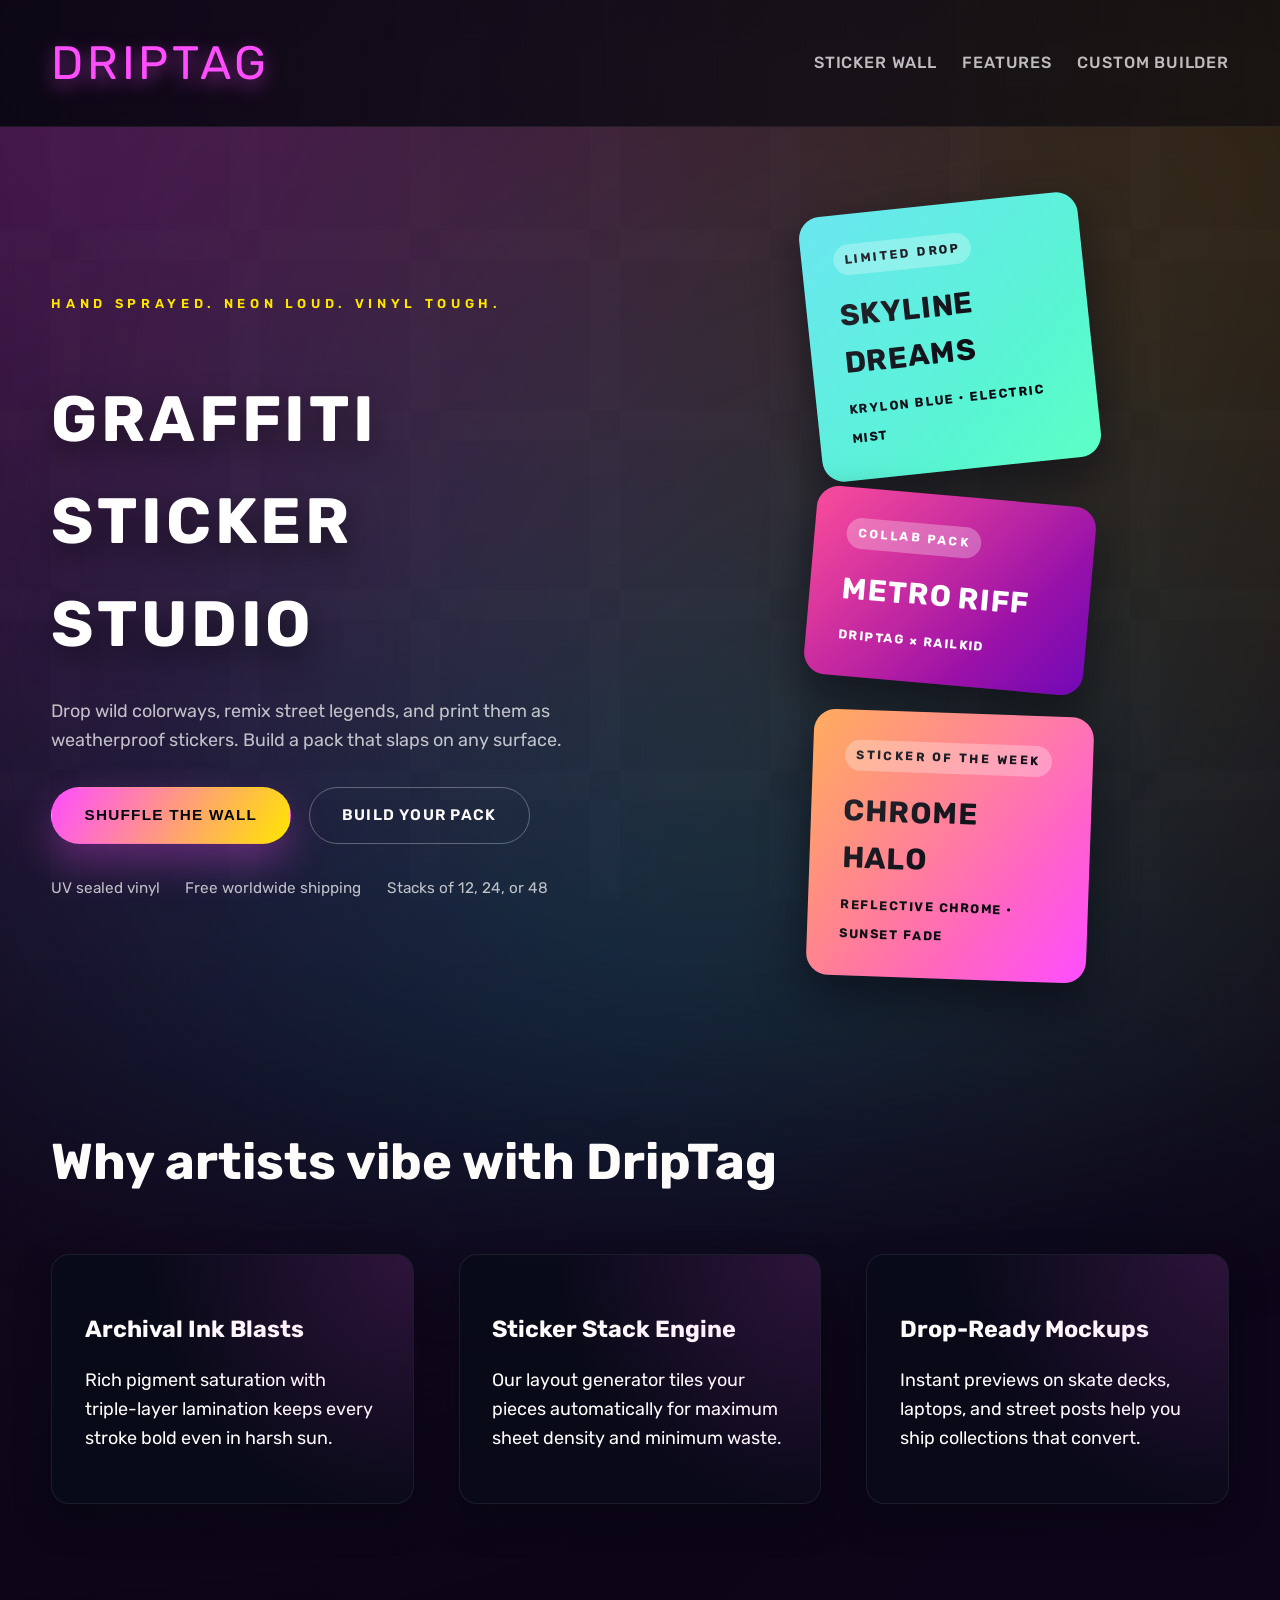
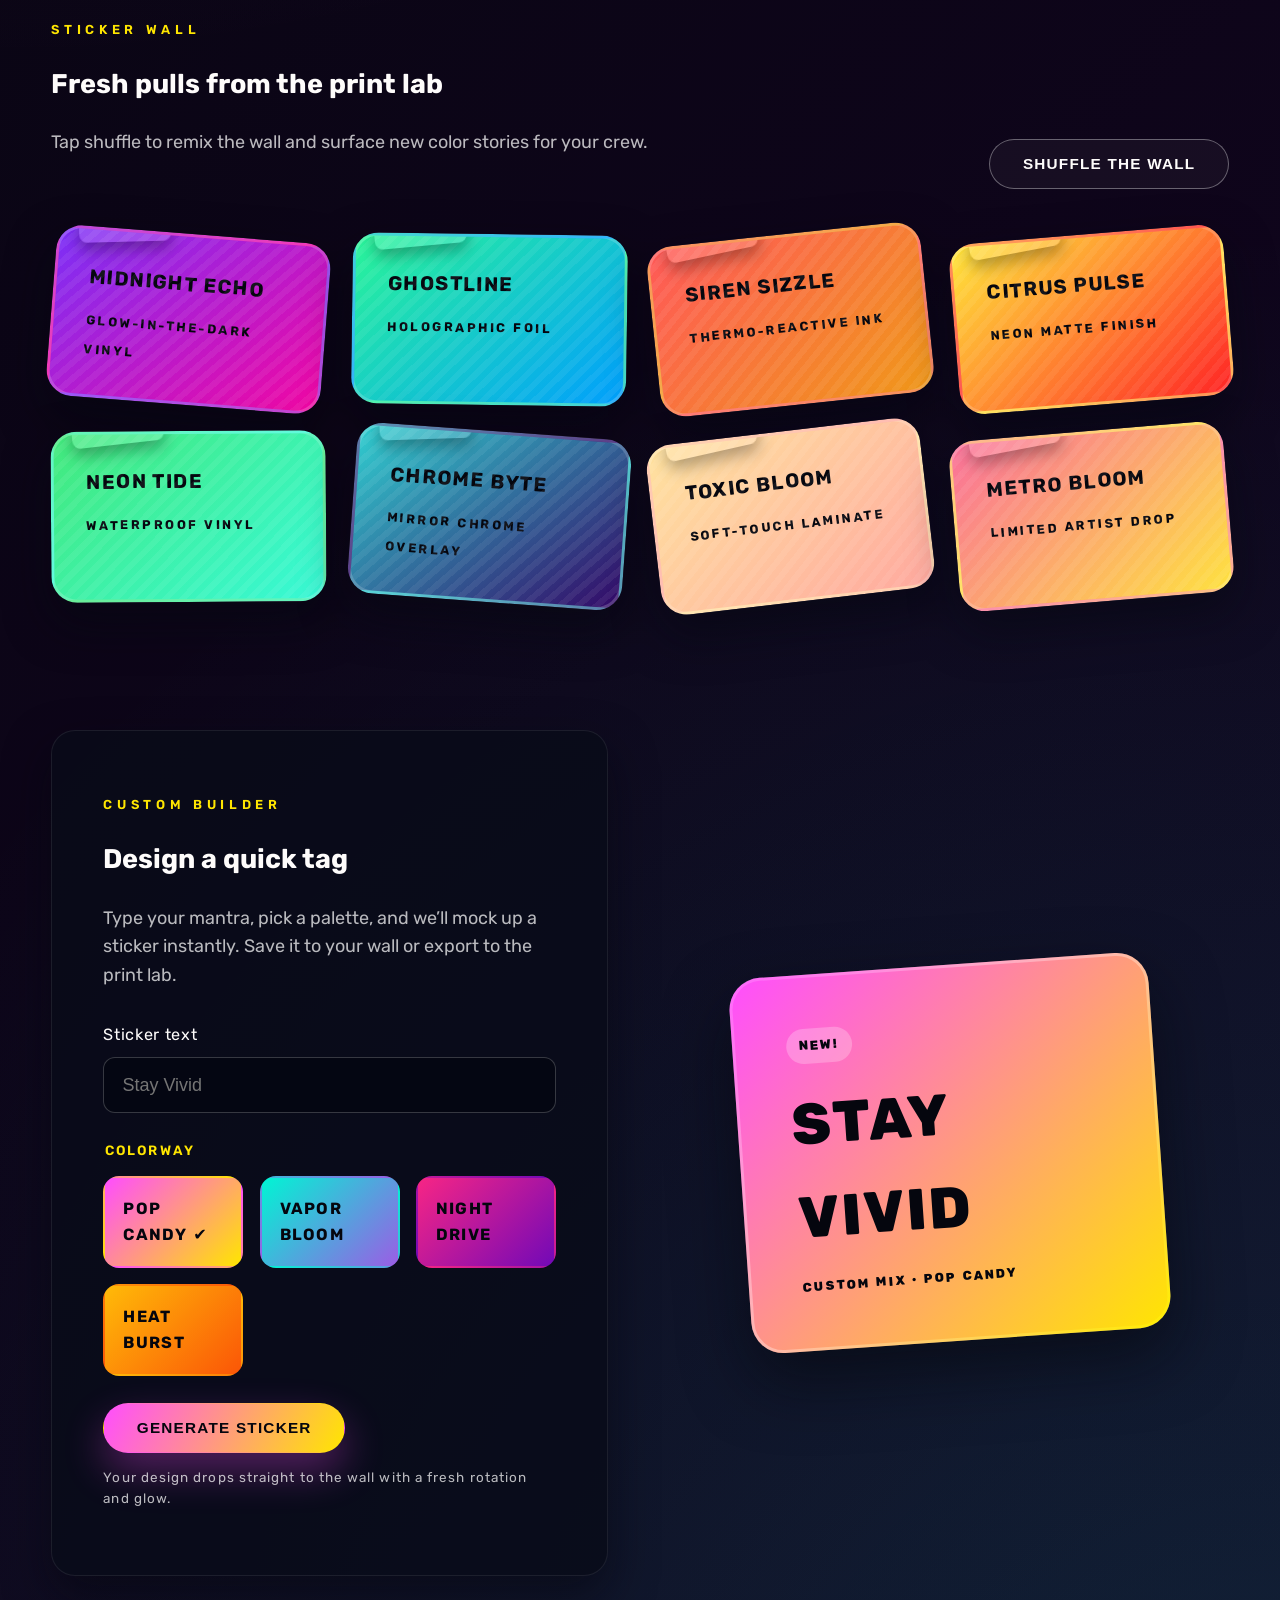
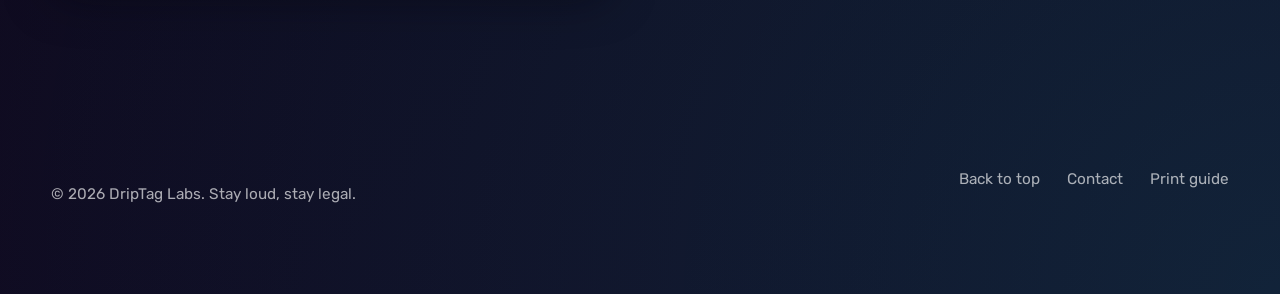
<file: index.html>
<!DOCTYPE html>
<html lang="en">
<head>
  <meta charset="UTF-8" />
  <meta name="viewport" content="width=device-width, initial-scale=1.0" />
  <title>DripTag — Graffiti Sticker Studio</title>
  <link rel="preconnect" href="https://fonts.googleapis.com" />
  <link rel="preconnect" href="https://fonts.gstatic.com" crossorigin />
  <link href="https://fonts.googleapis.com/css2?family=Permanent+Marker&family=Rubik:wght@300;400;600;800&display=swap" rel="stylesheet" />
  <link rel="stylesheet" href="assets/css/styles.css" />
</head>
<body>
  <div class="bg-noise" aria-hidden="true"></div>
  <div class="spray-overlay" aria-hidden="true"></div>
  <header class="site-header">
    <div class="logo" aria-label="DripTag graffiti logo">DripTag</div>
    <nav class="site-nav" aria-label="Primary">
      <a href="#gallery">Sticker Wall</a>
      <a href="#features">Features</a>
      <a href="#custom">Custom Builder</a>
    </nav>
  </header>

  <main>
    <section class="hero" id="top">
      <div class="hero-text">
        <p class="eyebrow">Hand sprayed. Neon loud. Vinyl tough.</p>
        <h1>Graffiti Sticker Studio</h1>
        <p class="description">
          Drop wild colorways, remix street legends, and print them as weatherproof stickers. Build a pack that slaps on any surface.
        </p>
        <div class="hero-actions">
          <button class="btn btn-primary" data-action="shuffle">Shuffle the Wall</button>
          <a class="btn btn-ghost" href="#custom">Build Your Pack</a>
        </div>
        <ul class="hero-highlights" aria-label="Sticker perks">
          <li>UV sealed vinyl</li>
          <li>Free worldwide shipping</li>
          <li>Stacks of 12, 24, or 48</li>
        </ul>
      </div>
      <div class="hero-preview" aria-hidden="true">
        <div class="sticker-card sticker-card--cyan">
          <span class="label">Limited Drop</span>
          <span class="title">Skyline Dreams</span>
          <span class="tag">Krylon Blue • Electric Mist</span>
        </div>
        <div class="sticker-card sticker-card--magenta">
          <span class="label">Collab Pack</span>
          <span class="title">Metro Riff</span>
          <span class="tag">DripTag × RailKid</span>
        </div>
        <div class="sticker-card sticker-card--sunset">
          <span class="label">Sticker of the Week</span>
          <span class="title">Chrome Halo</span>
          <span class="tag">Reflective Chrome • Sunset Fade</span>
        </div>
      </div>
    </section>

    <section class="features" id="features">
      <h2>Why artists vibe with DripTag</h2>
      <div class="feature-grid">
        <article class="feature">
          <h3>Archival Ink Blasts</h3>
          <p>Rich pigment saturation with triple-layer lamination keeps every stroke bold even in harsh sun.</p>
        </article>
        <article class="feature">
          <h3>Sticker Stack Engine</h3>
          <p>Our layout generator tiles your pieces automatically for maximum sheet density and minimum waste.</p>
        </article>
        <article class="feature">
          <h3>Drop-Ready Mockups</h3>
          <p>Instant previews on skate decks, laptops, and street posts help you ship collections that convert.</p>
        </article>
      </div>
    </section>

    <section class="gallery" id="gallery">
      <div class="section-heading">
        <div>
          <p class="eyebrow">Sticker Wall</p>
          <h2>Fresh pulls from the print lab</h2>
          <p class="description">Tap shuffle to remix the wall and surface new color stories for your crew.</p>
        </div>
        <button class="btn btn-outline" id="shuffle-wall">Shuffle the Wall</button>
      </div>
      <div class="sticker-grid">
        <article class="sticker" data-title="Midnight Echo" data-colors="#7b2ff7,#f107a3">
          <span class="sticker-title">Midnight Echo</span>
          <span class="sticker-meta">Glow-in-the-dark vinyl</span>
        </article>
        <article class="sticker" data-title="Ghostline" data-colors="#2af598,#009efd">
          <span class="sticker-title">Ghostline</span>
          <span class="sticker-meta">Holographic foil</span>
        </article>
        <article class="sticker" data-title="Siren Sizzle" data-colors="#ff5858,#f09819">
          <span class="sticker-title">Siren Sizzle</span>
          <span class="sticker-meta">Thermo-reactive ink</span>
        </article>
        <article class="sticker" data-title="Citrus Pulse" data-colors="#ffe53b,#ff2525">
          <span class="sticker-title">Citrus Pulse</span>
          <span class="sticker-meta">Neon matte finish</span>
        </article>
        <article class="sticker" data-title="Neon Tide" data-colors="#43e97b,#38f9d7">
          <span class="sticker-title">Neon Tide</span>
          <span class="sticker-meta">Waterproof vinyl</span>
        </article>
        <article class="sticker" data-title="Chrome Byte" data-colors="#30cfd0,#330867">
          <span class="sticker-title">Chrome Byte</span>
          <span class="sticker-meta">Mirror chrome overlay</span>
        </article>
        <article class="sticker" data-title="Toxic Bloom" data-colors="#ffe29f,#ffa99f">
          <span class="sticker-title">Toxic Bloom</span>
          <span class="sticker-meta">Soft-touch laminate</span>
        </article>
        <article class="sticker" data-title="Metro Bloom" data-colors="#fa709a,#fee140">
          <span class="sticker-title">Metro Bloom</span>
          <span class="sticker-meta">Limited artist drop</span>
        </article>
      </div>
    </section>

    <section class="customizer" id="custom">
      <div class="customizer-card">
        <p class="eyebrow">Custom Builder</p>
        <h2>Design a quick tag</h2>
        <p class="description">Type your mantra, pick a palette, and we’ll mock up a sticker instantly. Save it to your wall or export to the print lab.</p>
        <form id="custom-sticker-form">
          <label class="form-field">
            <span>Sticker text</span>
            <input type="text" id="sticker-text" name="sticker-text" maxlength="28" placeholder="Stay Vivid" required />
          </label>
          <fieldset class="form-field">
            <legend>Colorway</legend>
            <div class="color-palette">
              <label class="color-swatch" style="--swatch-a:#ff4dff;--swatch-b:#ffe600;">
                <input type="radio" name="colorway" value="#ff4dff,#ffe600" checked />
                <span>Pop Candy</span>
              </label>
              <label class="color-swatch" style="--swatch-a:#00f5d4;--swatch-b:#9b5de5;">
                <input type="radio" name="colorway" value="#00f5d4,#9b5de5" />
                <span>Vapor Bloom</span>
              </label>
              <label class="color-swatch" style="--swatch-a:#f72585;--swatch-b:#7209b7;">
                <input type="radio" name="colorway" value="#f72585,#7209b7" />
                <span>Night Drive</span>
              </label>
              <label class="color-swatch" style="--swatch-a:#ffba08;--swatch-b:#fb5607;">
                <input type="radio" name="colorway" value="#ffba08,#fb5607" />
                <span>Heat Burst</span>
              </label>
            </div>
          </fieldset>
          <button type="submit" class="btn btn-primary">Generate sticker</button>
          <p class="form-note">Your design drops straight to the wall with a fresh rotation and glow.</p>
        </form>
      </div>
      <div class="custom-preview" aria-live="polite">
        <div class="dynamic-sticker" id="dynamic-sticker">
          <span class="accent">New!</span>
          <span class="dynamic-text">Stay Vivid</span>
          <span class="dynamic-meta">2" die-cut • satin finish</span>
        </div>
      </div>
    </section>
  </main>

  <footer class="site-footer">
    <p>© <span id="footer-year"></span> DripTag Labs. Stay loud, stay legal.</p>
    <div class="footer-links">
      <a href="#top">Back to top</a>
      <a href="mailto:hello@driptag.studio">Contact</a>
      <a href="#">Print guide</a>
    </div>
  </footer>

  <script src="assets/js/app.js"></script>
</body>
</html>
</file>
<file: assets/css/styles.css>
:root {
  --bg-primary: #05060e;
  --bg-secondary: #140422;
  --text-primary: #fefcfb;
  --text-muted: rgba(255, 255, 255, 0.72);
  --accent: #ff4dff;
  --accent-alt: #ffe600;
  --surface: rgba(9, 11, 25, 0.82);
  --border-glow: rgba(255, 255, 255, 0.16);
  --card-shadow: 0 20px 45px rgba(5, 7, 16, 0.55);
  font-size: clamp(15px, 1vw + 14px, 18px);
}

*,
*::before,
*::after {
  box-sizing: border-box;
}

body {
  margin: 0;
  min-height: 100vh;
  font-family: "Rubik", system-ui, -apple-system, BlinkMacSystemFont, "Segoe UI", sans-serif;
  color: var(--text-primary);
  background: radial-gradient(circle at top left, rgba(255, 77, 255, 0.13), transparent 45%),
    radial-gradient(circle at bottom right, rgba(0, 245, 212, 0.13), transparent 45%),
    linear-gradient(135deg, var(--bg-primary), var(--bg-secondary));
  line-height: 1.6;
  overflow-x: hidden;
}

a {
  color: inherit;
}

a:hover,
a:focus {
  color: var(--accent);
}

.bg-noise {
  position: fixed;
  inset: 0;
  pointer-events: none;
  z-index: -2;
  background-image: url("data:image/svg+xml,%3Csvg xmlns='http://www.w3.org/2000/svg' width='180' height='180' viewBox='0 0 180 180'%3E%3Cg fill='none' fill-rule='evenodd'%3E%3Cpath fill='%23ffffff' fill-opacity='.05' d='M50 0h30v180H50zM0 50h180v30H0z'/%3E%3C/g%3E%3C/svg%3E");
  opacity: 0.09;
  mix-blend-mode: screen;
}

.spray-overlay {
  position: fixed;
  inset: -20vmax;
  background: radial-gradient(circle at 20% 20%, rgba(255, 77, 255, 0.22), transparent 55%),
    radial-gradient(circle at 80% 30%, rgba(255, 230, 0, 0.18), transparent 65%),
    radial-gradient(circle at 50% 80%, rgba(0, 217, 255, 0.2), transparent 60%);
  filter: blur(120px);
  opacity: 0.85;
  pointer-events: none;
  z-index: -3;
  animation: pulseGlow 14s ease-in-out infinite alternate;
}

@keyframes pulseGlow {
  0% {
    transform: scale(1) translate(0, 0);
  }
  50% {
    transform: scale(1.1) translate(-2%, 3%);
  }
  100% {
    transform: scale(0.96) translate(1%, -3%);
  }
}

.site-header {
  position: sticky;
  top: 0;
  display: flex;
  align-items: center;
  justify-content: space-between;
  padding: clamp(1.2rem, 2vw, 2rem) clamp(1.6rem, 4vw, 4rem);
  background: linear-gradient(90deg, rgba(5, 6, 14, 0.88), rgba(5, 6, 14, 0.5));
  backdrop-filter: blur(18px);
  border-bottom: 1px solid rgba(255, 255, 255, 0.06);
  z-index: 10;
}

.logo {
  font-family: "Permanent Marker", "Rubik", cursive;
  font-size: clamp(1.8rem, 5vw, 2.6rem);
  letter-spacing: 0.08em;
  text-transform: uppercase;
  color: var(--accent);
  text-shadow: 0 6px 18px rgba(255, 77, 255, 0.5);
}

.site-nav {
  display: flex;
  gap: clamp(1.2rem, 2vw, 2.2rem);
  font-weight: 500;
}

.site-nav a {
  position: relative;
  text-decoration: none;
  color: var(--text-muted);
  letter-spacing: 0.05em;
  text-transform: uppercase;
  font-size: 0.9rem;
  transition: color 0.3s ease;
}

.site-nav a::after {
  content: "";
  position: absolute;
  left: 0;
  bottom: -0.35rem;
  width: 100%;
  height: 2px;
  background: linear-gradient(90deg, var(--accent), var(--accent-alt));
  transform: scaleX(0);
  transform-origin: left;
  transition: transform 0.3s ease;
}

.site-nav a:hover::after,
.site-nav a:focus::after {
  transform: scaleX(1);
}

.hero {
  padding: clamp(3rem, 6vw, 6rem) clamp(1.6rem, 4vw, 4rem) clamp(4rem, 8vw, 7rem);
  display: grid;
  grid-template-columns: repeat(auto-fit, minmax(280px, 1fr));
  gap: clamp(2rem, 5vw, 4rem);
  align-items: center;
}

.hero-text {
  max-width: 560px;
}

.hero h1 {
  font-family: "Permanent Marker", "Rubik", cursive;
  font-size: clamp(2.5rem, 5vw, 4.2rem);
  letter-spacing: 0.06em;
  text-transform: uppercase;
  margin-bottom: 1.2rem;
  color: #ffffff;
  text-shadow: 0 12px 30px rgba(0, 0, 0, 0.5);
}

.eyebrow {
  text-transform: uppercase;
  letter-spacing: 0.36em;
  font-size: 0.72rem;
  font-weight: 600;
  color: var(--accent-alt);
  margin-bottom: 1.2rem;
}

.description {
  color: var(--text-muted);
  margin-bottom: 1.8rem;
}

.hero-actions {
  display: flex;
  flex-wrap: wrap;
  gap: 1rem;
  margin-bottom: 1.8rem;
}

.btn {
  display: inline-flex;
  align-items: center;
  justify-content: center;
  padding: 0.85rem 1.8rem;
  border-radius: 999px;
  border: 1px solid transparent;
  font-weight: 600;
  letter-spacing: 0.08em;
  text-transform: uppercase;
  font-size: 0.85rem;
  cursor: pointer;
  transition: transform 0.25s ease, box-shadow 0.25s ease, background 0.25s ease, color 0.25s ease;
  text-decoration: none;
}

.btn-primary {
  background: linear-gradient(120deg, var(--accent), var(--accent-alt));
  color: #05060e;
  box-shadow: 0 18px 40px rgba(255, 77, 255, 0.3);
}

.btn-primary:hover,
.btn-primary:focus {
  transform: translateY(-4px);
  box-shadow: 0 24px 60px rgba(255, 77, 255, 0.38);
}

.btn-ghost {
  border-color: rgba(255, 255, 255, 0.3);
  color: var(--text-primary);
  background: transparent;
}

.btn-ghost:hover,
.btn-ghost:focus {
  background: rgba(255, 255, 255, 0.08);
  transform: translateY(-2px);
}

.btn-outline {
  border-color: rgba(255, 255, 255, 0.35);
  color: var(--text-primary);
  background: rgba(255, 255, 255, 0.04);
}

.btn-outline:hover,
.btn-outline:focus {
  border-color: var(--accent);
  color: var(--accent);
}

.hero-highlights {
  list-style: none;
  padding: 0;
  margin: 0;
  display: flex;
  flex-wrap: wrap;
  gap: 0.9rem 1.4rem;
  color: var(--text-muted);
  font-size: 0.85rem;
}

.hero-preview {
  display: grid;
  gap: 1.5rem;
  justify-items: center;
  position: relative;
}

.sticker-card {
  width: clamp(220px, 30vw, 280px);
  padding: 1.6rem 1.8rem;
  border-radius: 22px;
  color: #05060e;
  font-family: "Rubik", sans-serif;
  font-weight: 700;
  text-transform: uppercase;
  letter-spacing: 0.05em;
  box-shadow: var(--card-shadow);
  transform-origin: center;
  transform: rotate(calc(var(--tilt, 0deg)));
  position: relative;
  overflow: hidden;
}

.sticker-card::before {
  content: "";
  position: absolute;
  inset: 0;
  background: linear-gradient(135deg, rgba(255, 255, 255, 0.18), transparent 70%);
  mix-blend-mode: screen;
  pointer-events: none;
}

.sticker-card .label {
  display: inline-flex;
  font-size: 0.68rem;
  letter-spacing: 0.2em;
  background: rgba(255, 255, 255, 0.28);
  padding: 0.3rem 0.6rem;
  border-radius: 999px;
  margin-bottom: 0.9rem;
}

.sticker-card .title {
  font-size: 1.65rem;
  display: block;
  margin-bottom: 0.4rem;
}

.sticker-card .tag {
  font-size: 0.7rem;
  letter-spacing: 0.12em;
}

.sticker-card--cyan {
  background: linear-gradient(135deg, #4be1ec, #5effc6);
  --tilt: -6deg;
}

.sticker-card--magenta {
  background: linear-gradient(130deg, #f72585, #7209b7);
  color: #fff;
  --tilt: 5deg;
}

.sticker-card--sunset {
  background: linear-gradient(125deg, #ff9a3c, #ff4dff);
  --tilt: 2deg;
}

.features {
  padding: 0 clamp(1.6rem, 4vw, 4rem) clamp(5rem, 8vw, 7rem);
}

.features h2 {
  font-family: "Permanent Marker", "Rubik", cursive;
  font-size: clamp(1.8rem, 4vw, 2.8rem);
  margin-bottom: clamp(2rem, 4vw, 3rem);
}

.feature-grid {
  display: grid;
  gap: clamp(1.6rem, 4vw, 2.5rem);
  grid-template-columns: repeat(auto-fit, minmax(240px, 1fr));
}

.feature {
  padding: 1.8rem;
  border-radius: 18px;
  background: var(--surface);
  border: 1px solid rgba(255, 255, 255, 0.08);
  box-shadow: 0 15px 35px rgba(5, 6, 14, 0.45);
  position: relative;
  overflow: hidden;
}

.feature::after {
  content: "";
  position: absolute;
  inset: 0;
  background: radial-gradient(circle at top right, rgba(255, 77, 255, 0.15), transparent 60%);
  pointer-events: none;
}

.feature h3 {
  font-size: 1.3rem;
  margin-bottom: 0.6rem;
}

.gallery {
  padding: 0 clamp(1.6rem, 4vw, 4rem) clamp(5rem, 10vw, 8rem);
}

.section-heading {
  display: flex;
  flex-wrap: wrap;
  justify-content: space-between;
  gap: 1.5rem;
  align-items: flex-end;
  margin-bottom: 2.5rem;
}

.sticker-grid {
  display: grid;
  gap: clamp(1.4rem, 2vw, 2rem);
  grid-template-columns: repeat(auto-fit, minmax(220px, 1fr));
}

.sticker {
    position: relative;
  padding: 1.8rem;
  border-radius: 26px;
  background: linear-gradient(140deg, var(--color-a, #ff4dff), var(--color-b, #ffe600));
  color: #05060e;
  font-weight: 700;
  text-transform: uppercase;
  letter-spacing: 0.08em;
  box-shadow: var(--card-shadow);
  transform: rotate(var(--rotate, 0deg));
  transition: transform 0.4s ease, box-shadow 0.4s ease;
  border: 3px solid rgba(255, 255, 255, 0.2);
  overflow: hidden;
}

.sticker::before {
  content: "";
  position: absolute;
  inset: 0;
  background: repeating-linear-gradient(135deg, rgba(255, 255, 255, 0.06), rgba(255, 255, 255, 0.06) 6px, transparent 6px, transparent 12px);
  mix-blend-mode: screen;
  pointer-events: none;
}

.sticker::after {
  content: "";
  position: absolute;
  top: -18px;
  left: 18px;
  width: 92px;
  height: 28px;
  background: rgba(255, 255, 255, 0.16);
  transform: rotate(-6deg);
  border-radius: 8px;
  box-shadow: 0 8px 16px rgba(0, 0, 0, 0.3);
  filter: blur(0.3px);
}

.sticker:hover {
  transform: rotate(0deg) translateY(-6px) scale(1.02);
  box-shadow: 0 30px 60px rgba(5, 6, 14, 0.6);
}

.sticker-title {
  display: block;
  font-size: 1.1rem;
  margin-bottom: 0.6rem;
}

.sticker-meta {
  font-size: 0.7rem;
  letter-spacing: 0.2em;
}

.sticker.pulse {
  animation: stickerPulse 1.4s ease forwards;
}

@keyframes stickerPulse {
  0% {
    transform: rotate(var(--rotate, 0deg)) scale(0.9);
    box-shadow: 0 14px 30px rgba(255, 77, 255, 0.4);
  }
  60% {
    transform: rotate(2deg) scale(1.05);
  }
  100% {
    transform: rotate(var(--rotate, 0deg)) scale(1);
  }
}

.customizer {
  padding: 0 clamp(1.6rem, 4vw, 4rem) clamp(6rem, 10vw, 9rem);
  display: grid;
  grid-template-columns: repeat(auto-fit, minmax(280px, 1fr));
  gap: clamp(2rem, 5vw, 4rem);
  align-items: center;
}

.customizer-card {
  background: var(--surface);
  padding: clamp(2rem, 4vw, 3rem);
  border-radius: 24px;
  border: 1px solid rgba(255, 255, 255, 0.08);
  box-shadow: 0 20px 45px rgba(5, 6, 14, 0.55);
}

.form-field {
  display: flex;
  flex-direction: column;
  gap: 0.5rem;
  margin-bottom: 1.5rem;
  font-size: 0.9rem;
  letter-spacing: 0.04em;
}

.form-field input[type="text"] {
  padding: 0.9rem 1rem;
  border-radius: 12px;
  border: 1px solid rgba(255, 255, 255, 0.2);
  background: rgba(5, 7, 18, 0.9);
  color: #fff;
  font-size: 1rem;
  font-weight: 500;
}

.form-field input[type="text"]:focus {
  outline: none;
  border-color: var(--accent);
  box-shadow: 0 0 0 3px rgba(255, 77, 255, 0.2);
}

fieldset {
  border: none;
  padding: 0;
  margin: 0 0 1.2rem;
}

legend {
  font-weight: 600;
  margin-bottom: 0.8rem;
  text-transform: uppercase;
  letter-spacing: 0.15em;
  color: var(--accent-alt);
  font-size: 0.75rem;
}

.color-palette {
  display: grid;
  gap: 0.9rem;
  grid-template-columns: repeat(auto-fit, minmax(120px, 1fr));
}

.color-swatch {
  position: relative;
  padding: 1rem;
  border-radius: 16px;
  background: linear-gradient(135deg, var(--swatch-a), var(--swatch-b));
  display: flex;
  flex-direction: column;
  gap: 0.6rem;
  font-weight: 700;
  text-transform: uppercase;
  letter-spacing: 0.08em;
  color: #05060e;
  cursor: pointer;
  border: 2px solid transparent;
  transition: transform 0.3s ease, box-shadow 0.3s ease, border-color 0.3s ease;
}

.color-swatch input {
  position: absolute;
  opacity: 0;
  pointer-events: none;
}

.color-swatch:hover,
.color-swatch:focus-within {
  transform: translateY(-4px);
  box-shadow: 0 18px 35px rgba(5, 6, 14, 0.55);
}

.color-swatch input:checked + span::after {
  content: "✔";
  margin-left: 0.35rem;
  font-size: 0.9rem;
}

.form-note {
  font-size: 0.75rem;
  color: var(--text-muted);
  letter-spacing: 0.08em;
}

.custom-preview {
  display: flex;
  align-items: center;
  justify-content: center;
}

.dynamic-sticker {
  --color-a: #ff4dff;
  --color-b: #ffe600;
  width: min(420px, 100%);
  padding: clamp(2rem, 5vw, 3rem);
  border-radius: 32px;
  background: linear-gradient(135deg, var(--color-a), var(--color-b));
  color: #05060e;
  text-transform: uppercase;
  letter-spacing: 0.12em;
  font-weight: 800;
  display: grid;
  gap: 0.8rem;
  justify-items: start;
  position: relative;
  box-shadow: 0 28px 65px rgba(5, 6, 14, 0.6);
  transform: rotate(-4deg);
}

.dynamic-sticker::after {
  content: "";
  position: absolute;
  inset: 0;
  border-radius: inherit;
  border: 3px solid rgba(255, 255, 255, 0.32);
  mix-blend-mode: overlay;
  pointer-events: none;
}

.dynamic-sticker .accent {
  font-size: 0.72rem;
  padding: 0.4rem 0.7rem;
  border-radius: 999px;
  background: rgba(255, 255, 255, 0.24);
}

.dynamic-text {
  font-size: clamp(2rem, 6vw, 3.2rem);
}

.dynamic-meta {
  font-size: 0.7rem;
}

.site-footer {
  padding: clamp(2.5rem, 5vw, 3.5rem) clamp(1.6rem, 4vw, 4rem) 4rem;
  display: flex;
  flex-wrap: wrap;
  justify-content: space-between;
  gap: 1rem;
  color: rgba(255, 255, 255, 0.65);
  font-size: 0.85rem;
}

.footer-links {
  display: flex;
  gap: 1.5rem;
  flex-wrap: wrap;
}

.footer-links a {
  text-decoration: none;
  position: relative;
}

.footer-links a::after {
  content: "";
  position: absolute;
  left: 0;
  bottom: -0.25rem;
  width: 100%;
  height: 1px;
  background: currentColor;
  opacity: 0;
  transition: opacity 0.3s ease;
}

.footer-links a:hover::after,
.footer-links a:focus::after {
  opacity: 1;
}

@media (max-width: 860px) {
  .site-header {
    flex-direction: column;
    gap: 1rem;
    align-items: flex-start;
  }

  .hero {
    padding-top: 4.5rem;
  }

  .hero-preview {
    grid-template-columns: repeat(auto-fit, minmax(200px, 1fr));
  }

  .dynamic-sticker {
    transform: none;
  }
}

@media (max-width: 600px) {
  .site-nav {
    width: 100%;
    justify-content: space-between;
  }

  .hero-actions {
    flex-direction: column;
    align-items: stretch;
  }

  .section-heading {
    align-items: flex-start;
  }

  .sticker::after {
    display: none;
  }
}
</file>
